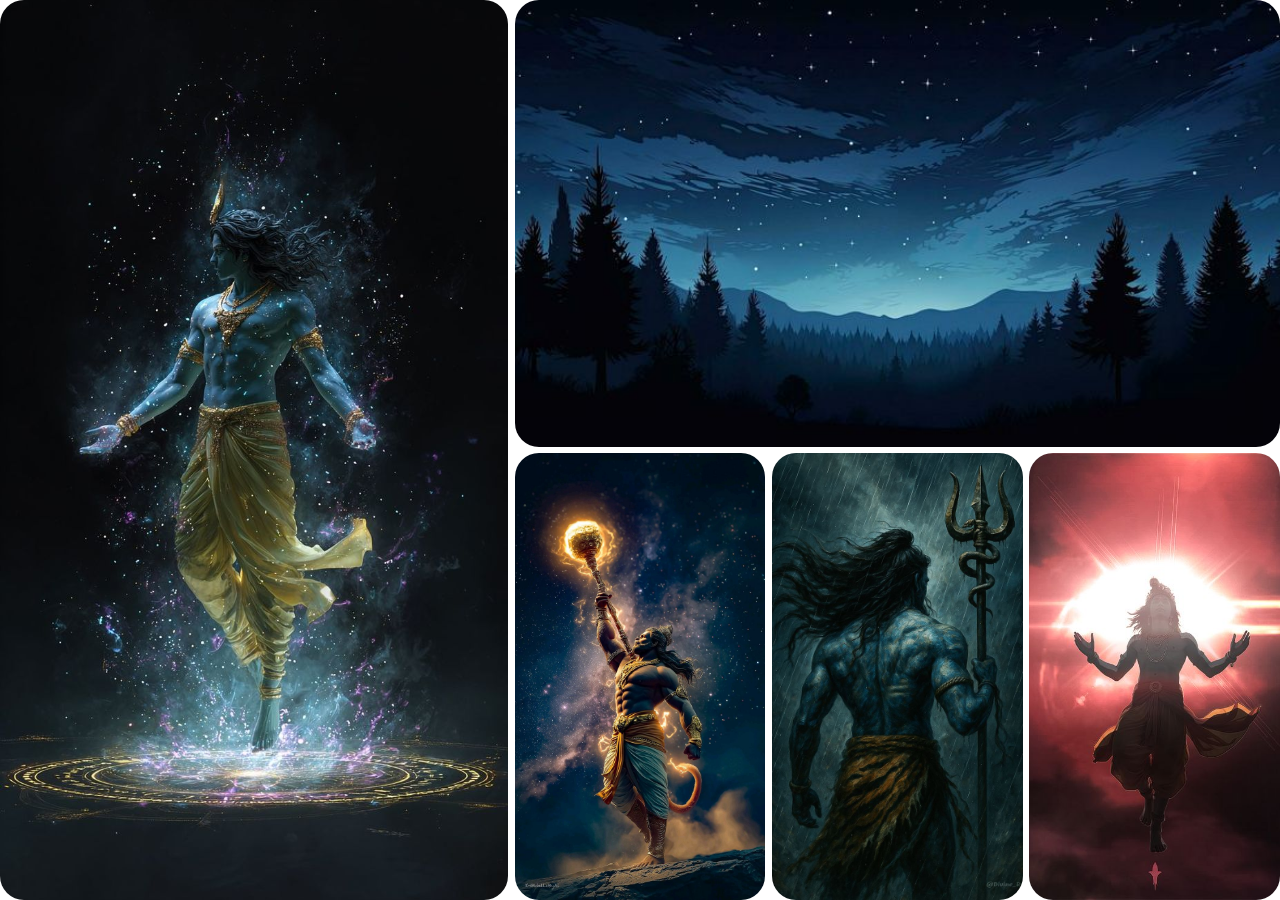
<file: responsive1/index.html>
<!DOCTYPE html>
<html lang="en">
<head>
    <meta charset="UTF-8">
    <meta name="viewport" content="width=device-width, initial-scale=1.0">
    <title>Document</title>
    <link rel="stylesheet" href="style.css">
</head>
<body>
    <div id="main">

       <div id="img1"></div>
       <div id="img2"></div>
       <div id="img3"></div>
       <div id="img4"></div>
       <div id="img5"></div>
        
   
    </div>
       
</body>
</html>
</file>
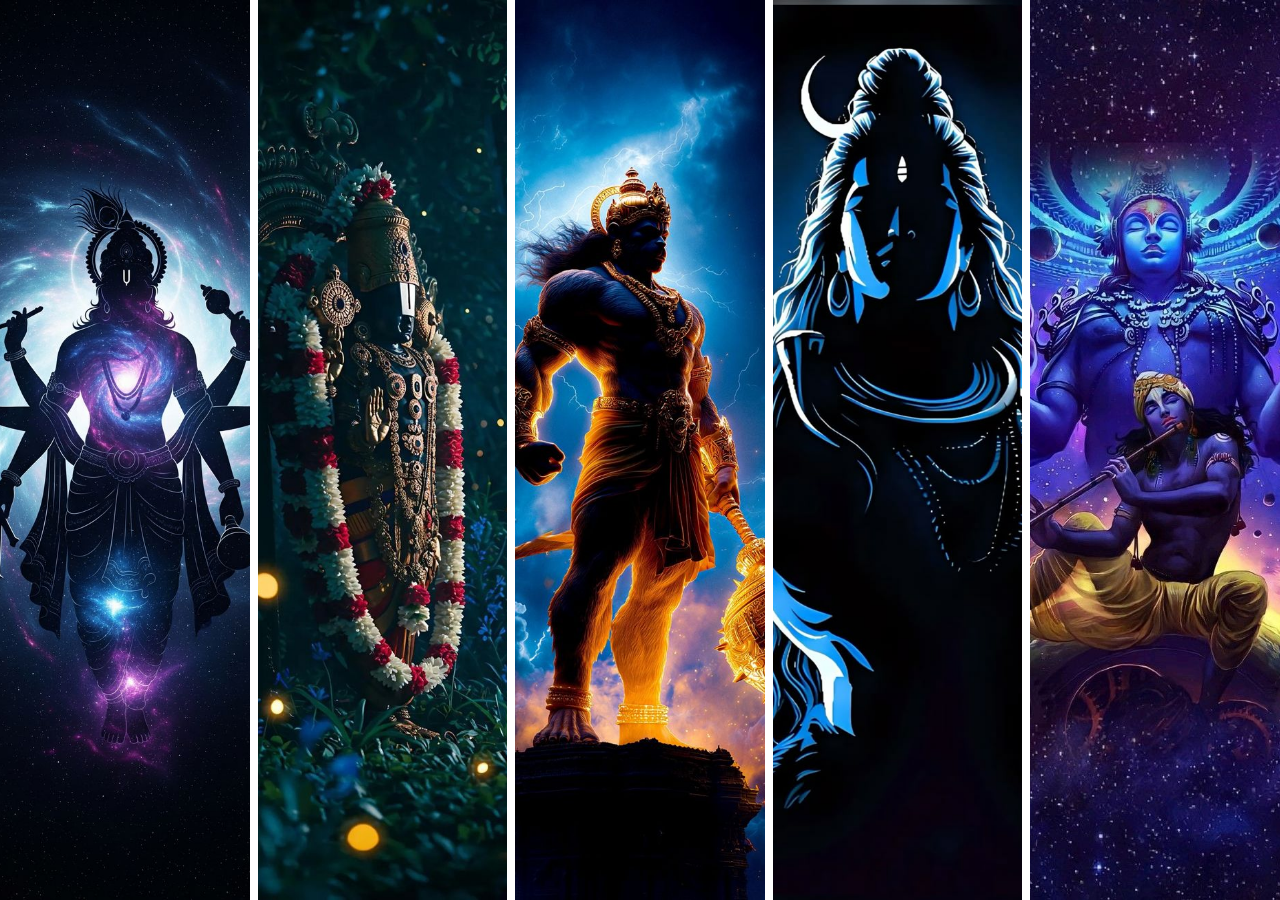
<file: scss/index.html>
<!DOCTYPE html>
<html lang="en">

<head>
    <meta charset="UTF-8">
    <meta name="viewport" content="width=device-width, initial-scale=1.0">
    <title>Document</title>
    <link rel="stylesheet" href="style.css">
</head>

<body>
    <main>
        <div id="child1" class="child">
          
        </div>

        <div id="child2" class="child">
         
        </div>
         <div id="child3" class="child">
          
        </div>

         <div id="child4" class="child">
           
        </div>
         <div id="child5" class="child">
          
        </div>

      
    </main>
        
</body>

</html>
</file>
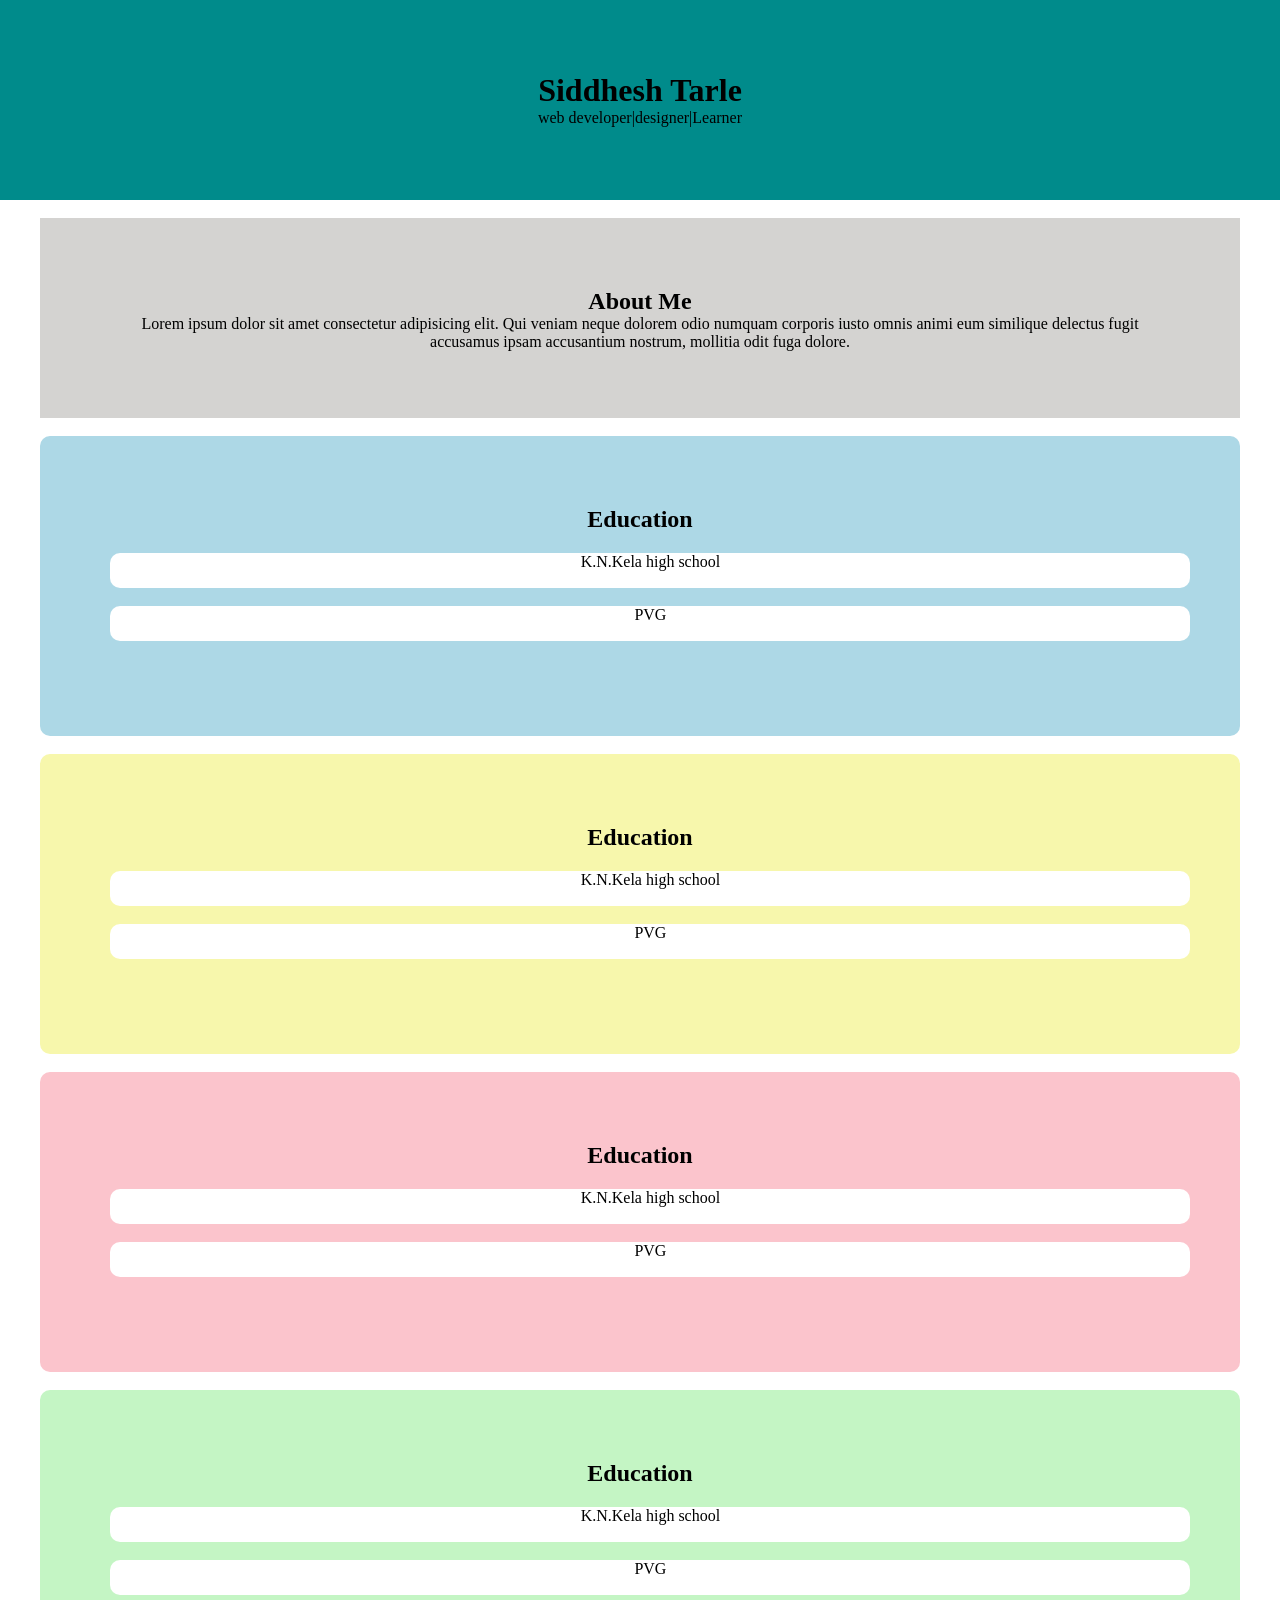
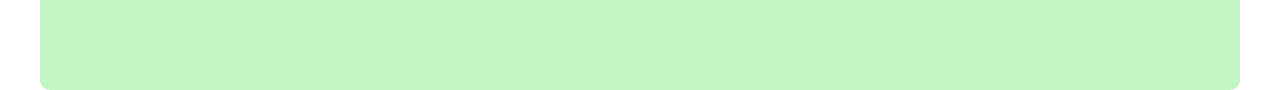
<file: task2/index.html>
<!DOCTYPE html>
<html lang="en">

<head>
    <meta charset="UTF-8">
    <meta name="viewport" content="width=device-width, initial-scale=1.0">
    <title>Document</title>
    <link rel="stylesheet" href="style.css">
</head>

<body>
    <div id="name-bar">
        
        <h1> Siddhesh Tarle</h1>
        web developer|designer|Learner
    </div>
  <br>
    <div id="about">
        <h2>About Me</h2>
        <p>Lorem ipsum dolor sit amet consectetur adipisicing elit. Qui veniam neque dolorem odio numquam corporis iusto
            omnis animi eum similique delectus fugit accusamus ipsam accusantium nostrum, mollitia odit fuga dolore.
        </p>
        
       
    </div>
    <br>
    <section id="edu">
         <h2>Education</h2>
         <div class="edu-cont">
            <div class="edu-in">K.N.Kela high school</div>
          <br>
           <div class="edu-in">PVG</div>
         </div>
          
    </section>
<br>
     <section id="skills">
         <h2>Education</h2>
         <div class="edu-cont">
            <div class="edu-in">K.N.Kela high school</div>
          <br>
           <div class="edu-in">PVG</div>
         </div>
          
    </section>
    <br>

     <section id="proj">
         <h2>Education</h2>
         <div class="edu-cont">
            <div class="edu-in">K.N.Kela high school</div>
          <br>
           <div class="edu-in">PVG</div>
         </div>
          
    </section>
  <br>
   <section id="contact">
         <h2>Education</h2>
         <div class="edu-cont">
            <div class="edu-in">K.N.Kela high school</div>
          <br>
           <div class="edu-in">PVG</div>
         </div>
          
    </section>
   
</body>

</html>
</file>
<file: responsive1/style.css>
* {
  margin: 0;
  padding: 0;
  box-sizing: border-box;
  font-family: "helvetica neue";
}

html, body {
  height: 100%;
  width: 100%;
}

#main {
  width: 100%;
  height: 100%;
  overflow: hidden;
  display: grid;
  grid-template-rows: 1fr 1fr;
  grid-template-columns: 1fr 1fr 1fr 1fr 1fr;
  grid-template-areas: "img1 img1 img2 img2 img2" "img1 img1 img3 img4 img5";
  gap: 0.4rem;
}

#img1 {
  grid-area: img1;
  background-image: url(./img1.jpg);
  background-position: center;
  background-size: cover;
  border-radius: 1.5rem;
}

#img2 {
  grid-area: img2;
  background-image: url(./img2.jpg);
  background-position: center;
  background-size: cover;
  border-radius: 1.5rem;
}

#img3 {
  grid-area: img3;
  background-image: url(./img3.jpg);
  background-position: center;
  background-size: cover;
  border-radius: 1.5rem;
}

#img4 {
  grid-area: img4;
  background-image: url(./img4.jpg);
  background-position: center;
  background-size: cover;
  border-radius: 1.5rem;
}

#img5 {
  grid-area: img5;
  background-image: url(./img5.jpg);
  background-position: center;
  background-size: cover;
  border-radius: 1.5rem;
}/*# sourceMappingURL=style.css.map */
</file>
<file: scss/style.css>
* {
  margin: 0;
  padding: 0;
  box-sizing: border-box;
  font-family: "helvetica neue";
}

html, body {
  height: 100%;
  width: 100%;
}

main {
  height: 100%;
  width: 100%;
  display: flex;
  overflow: hidden;
  gap: 0.5rem;
}
main #child1 {
  background-image: url(./img1.jpg);
  height: 100%;
  flex-grow: 1;
  background-size: cover;
  background-position: center;
  transition: all ease 0.5s;
}
main #child2 {
  background-image: url(./img2.jpg);
  height: 100%;
  flex-grow: 1;
  background-size: cover;
  background-position: center;
  transition: all ease 0.5s;
}
main #child3 {
  background-image: url(./img3.jpg);
  height: 100%;
  flex-grow: 1;
  background-size: cover;
  background-position: center;
  transition: all ease 0.5s;
}
main #child4 {
  background-image: url(./img4.jpg);
  height: 100%;
  flex-grow: 1;
  background-size: cover;
  background-position: center;
  transition: all ease 0.5s;
}
main #child5 {
  background-image: url(./img5.jpg);
  height: 100%;
  flex-grow: 1;
  background-size: cover;
  background-position: center;
  transition: all ease 0.5s;
}

#child1:hover {
  flex-grow: 3;
}

#child2:hover {
  flex-grow: 3;
}

#child3:hover {
  flex-grow: 3;
}

#child4:hover {
  flex-grow: 3;
}

#child5:hover {
  flex-grow: 3;
}/*# sourceMappingURL=style.css.map */
</file>
<file: task2/style.css>
*{
    margin: 0;
    padding: 0;
    box-sizing: border-box;
}
#name-bar{
    text-align: center;
    background-color:darkcyan;
    height: 200px;
   padding: 4.5rem;
}
#about{
     text-align: center;
    background-color: rgb(212, 211, 209);
    height: 200px;
    width: 1200px;
      margin: 0 auto;  
      padding: 4.4rem; 
}
.edu-cont{
    display: flex;
    flex-direction: column;
    justify-content: center;
    align-items: center;
    margin-top: 20px;
}
#edu{
      text-align: center;
    background-color: lightblue;
       height: 300px;
    width: 1200px;
      margin: 0 auto;   
      border-radius: 10px;
      padding: 4.4rem;
     
    
}
#skills{
     text-align: center;
    background-color: rgb(247, 247, 172);
       height: 300px;
    width: 1200px;
      margin: 0 auto;   
      border-radius: 10px;
      padding: 4.4rem;
     
}

#proj{
     text-align: center;
    background-color: rgb(251, 196, 204);
       height: 300px;
    width: 1200px;
      margin: 0 auto;   
      border-radius: 10px;
      padding: 4.4rem;
     
}

#contact{
     text-align: center;
    background-color: rgb(196, 245, 196);
       height: 300px;
    width: 1200px;
      margin: 0 auto;   
      border-radius: 10px;
      padding: 4.4rem;
     
}
.edu-in{
    text-align: center;
    background-color: white;
    width:1080px;
    margin: 0 auto;  
    height: 35px; 
 border-radius: 10px;
 
}
</file>
